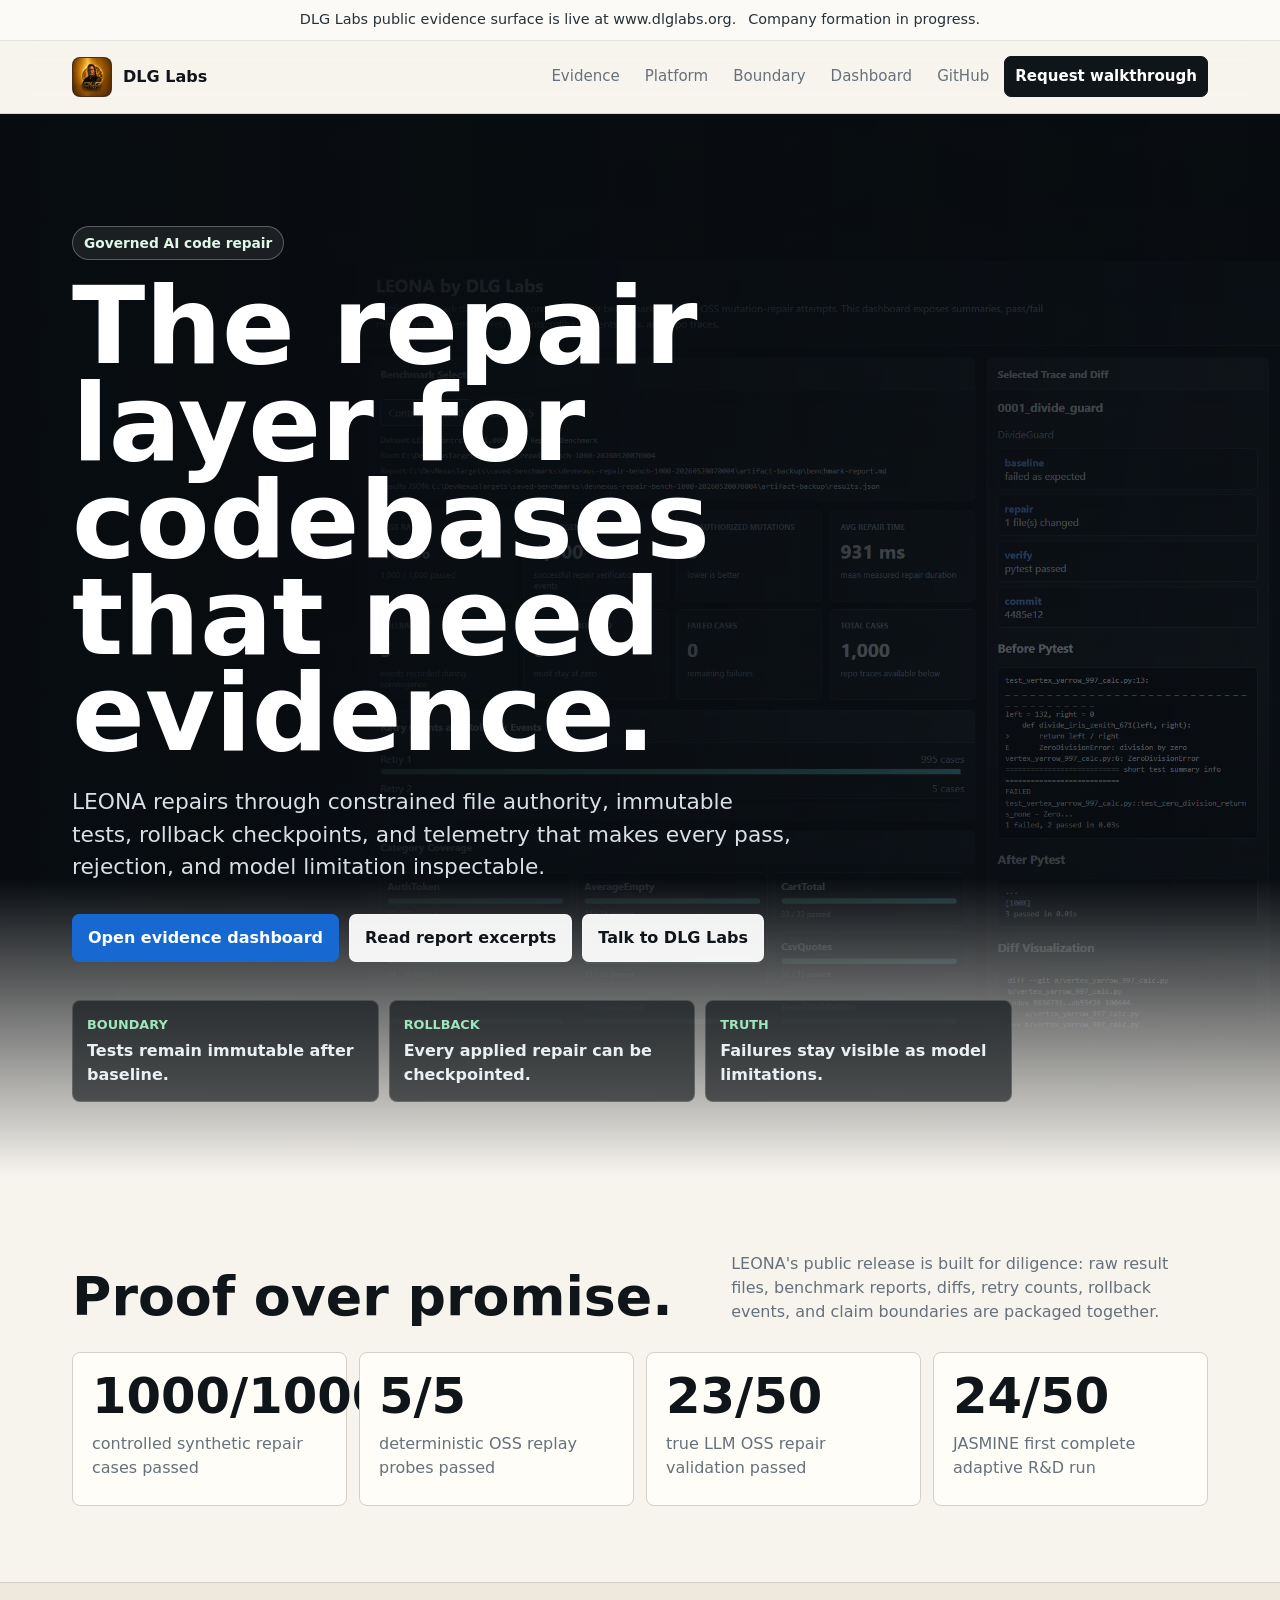
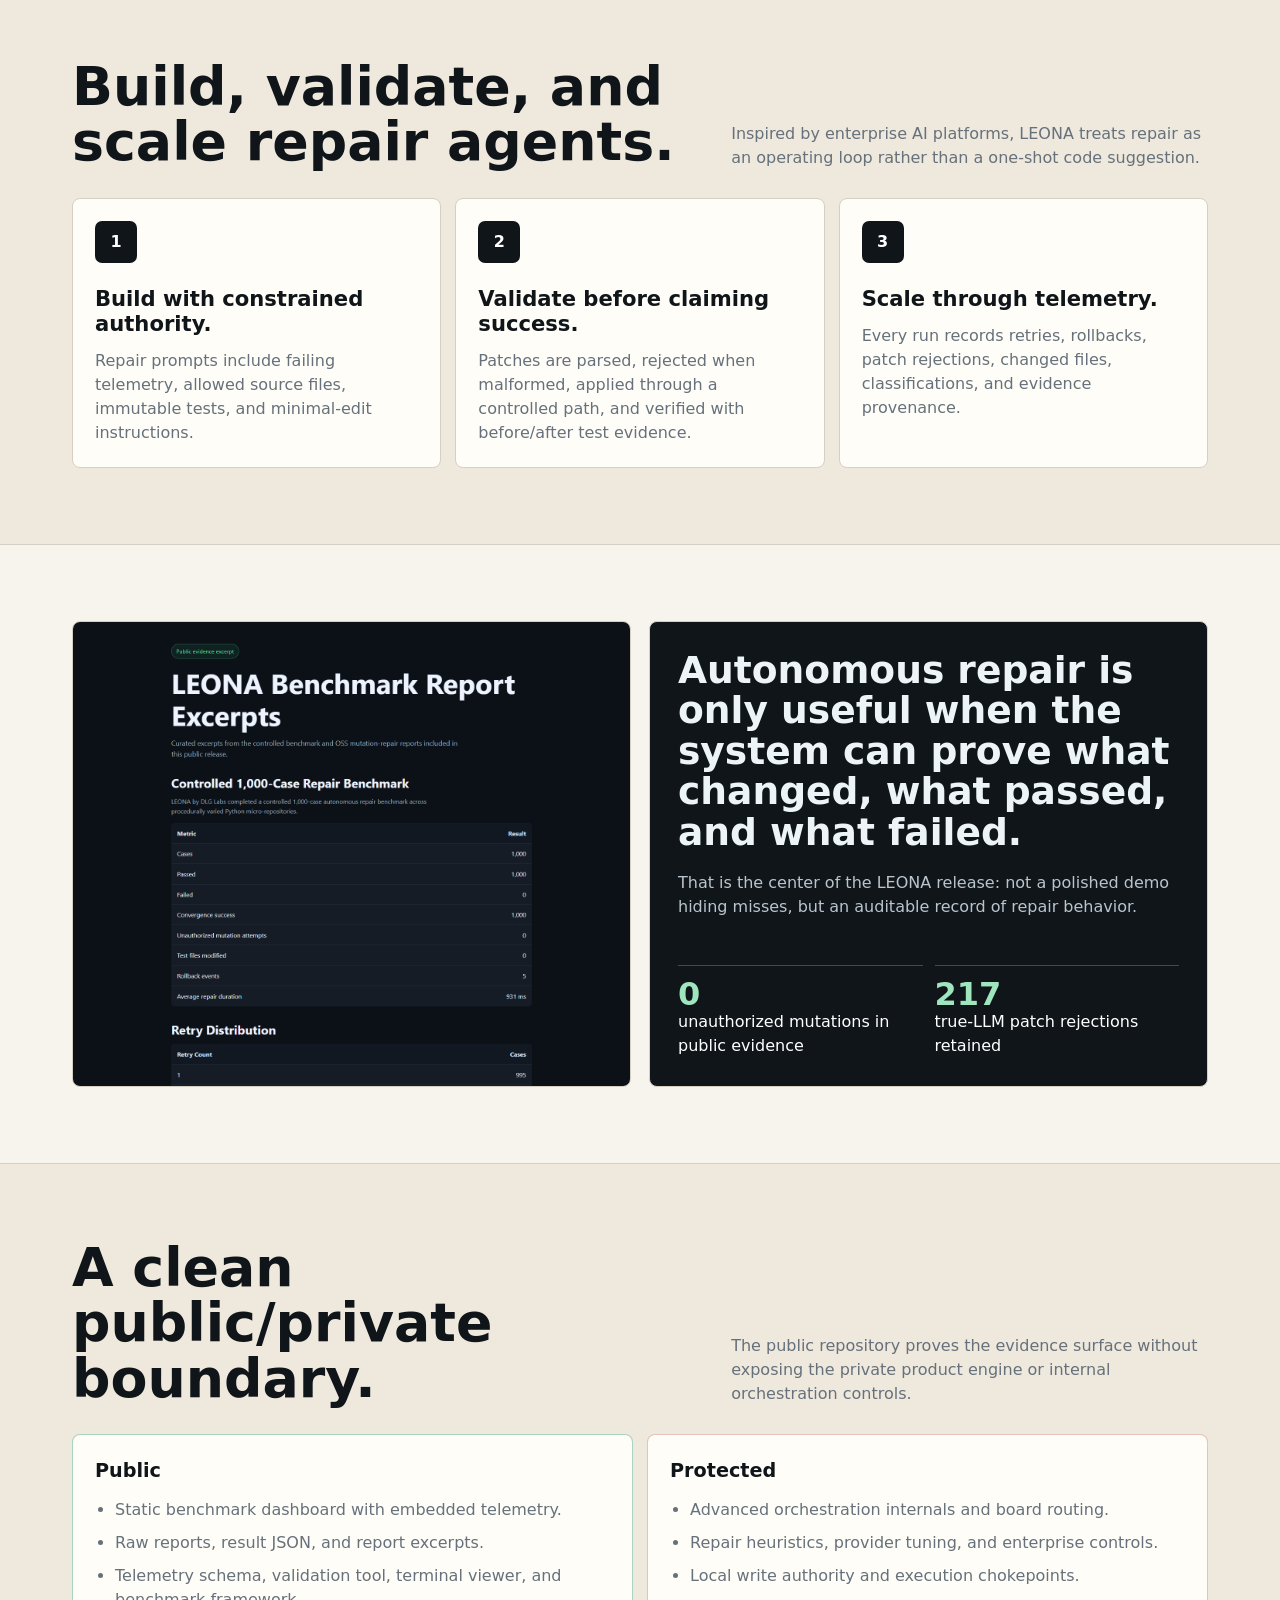
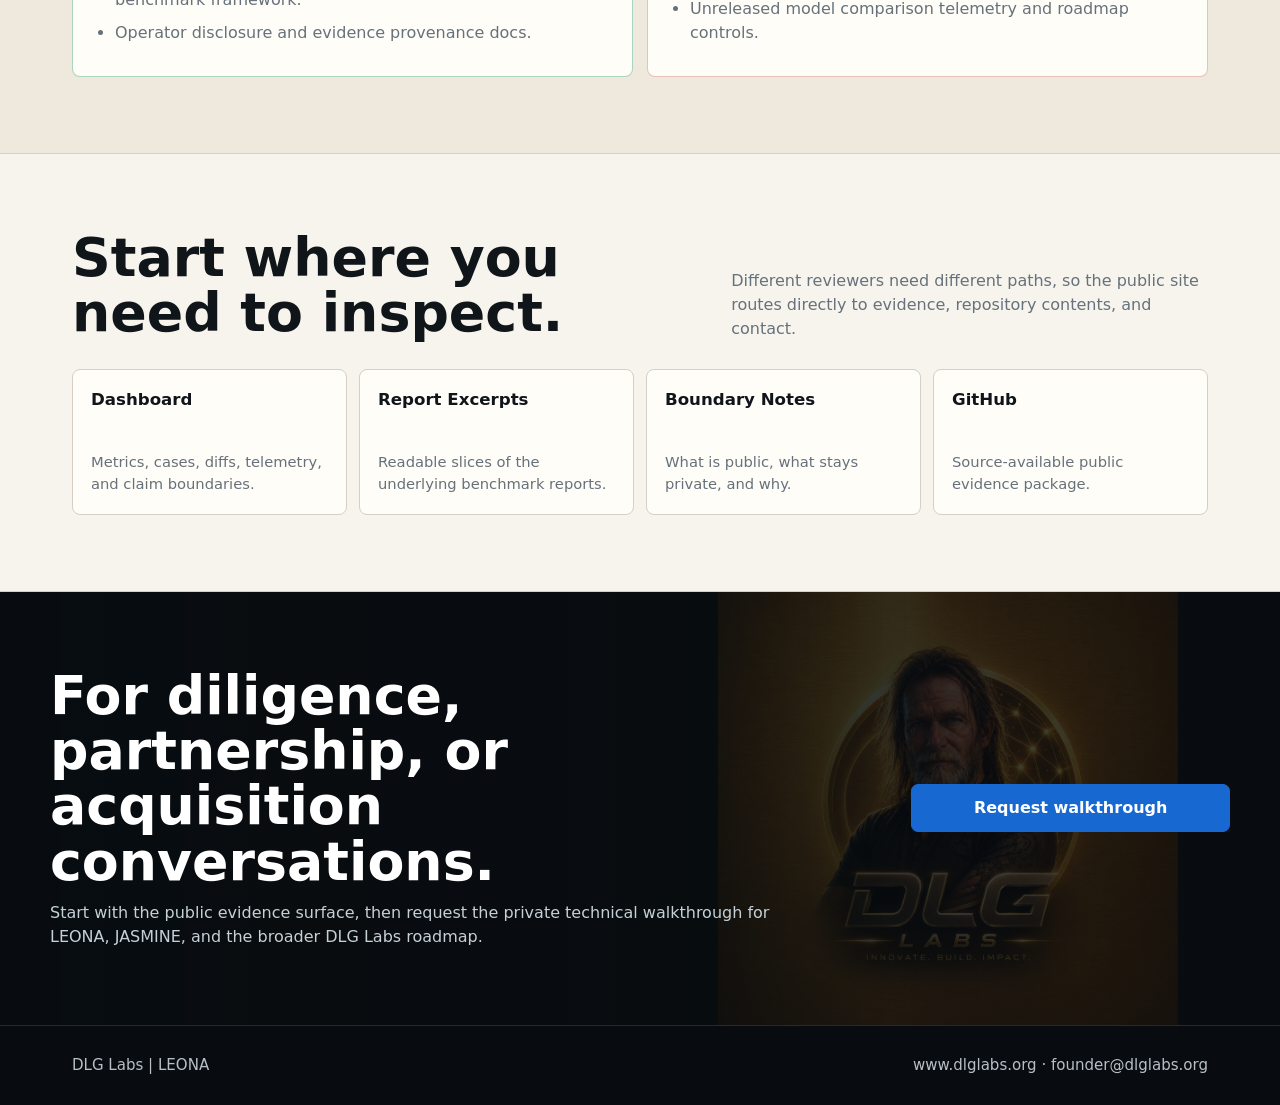
<file: index.html>
<!doctype html>
<html lang="en">
<head>
  <meta charset="utf-8">
  <meta name="viewport" content="width=device-width, initial-scale=1">
  <title>DLG Labs | LEONA Governed AI Code Repair</title>
  <meta name="description" content="DLG Labs is building LEONA, a governed AI code-repair system with public benchmark evidence, rollback telemetry, immutable-test boundaries, and honest true-LLM validation.">
  <link rel="canonical" href="https://www.dlglabs.org/">
  <link rel="icon" type="image/png" sizes="32x32" href="assets/brand/dlg-labs-logo-32.png">
  <link rel="icon" type="image/png" sizes="64x64" href="assets/brand/dlg-labs-logo-64.png">
  <link rel="apple-touch-icon" sizes="180x180" href="assets/brand/dlg-labs-logo-180.png">
  <meta property="og:title" content="DLG Labs | LEONA Governed AI Code Repair">
  <meta property="og:description" content="A public evidence surface for governed autonomous code repair.">
  <meta property="og:image" content="assets/brand/dlg-labs-logo-1024.png">
  <style>
    :root {
      color-scheme: light;
      --paper: #f7f4ee;
      --paper-2: #eee8dd;
      --ink: #10151a;
      --ink-2: #26313a;
      --muted: #66717b;
      --line: #d5cfc5;
      --panel: #fffdf8;
      --blue: #1769d1;
      --green: #138a56;
      --amber: #b76c1e;
      --red: #b84e42;
      --dark: #080c10;
      --max: 1180px;
    }

    * { box-sizing: border-box; }
    html { scroll-behavior: smooth; }
    body {
      margin: 0;
      background: var(--paper);
      color: var(--ink);
      font-family: Inter, ui-sans-serif, system-ui, -apple-system, BlinkMacSystemFont, "Segoe UI", sans-serif;
      line-height: 1.5;
    }

    a { color: inherit; }
    img { max-width: 100%; }

    .topline {
      border-bottom: 1px solid rgba(16, 21, 26, .1);
      background: #fbfaf6;
      color: var(--ink-2);
      font-size: .9rem;
    }

    .topline-inner {
      max-width: var(--max);
      margin: 0 auto;
      padding: 9px 22px;
      display: flex;
      justify-content: center;
      gap: 12px;
      text-align: center;
    }

    .site-nav {
      position: sticky;
      top: 0;
      z-index: 30;
      border-bottom: 1px solid rgba(16, 21, 26, .12);
      background: rgba(247, 244, 238, .88);
      backdrop-filter: blur(14px);
    }

    .nav-inner {
      max-width: var(--max);
      min-height: 72px;
      margin: 0 auto;
      padding: 12px 22px;
      display: flex;
      align-items: center;
      justify-content: space-between;
      gap: 18px;
    }

    .brand {
      min-width: 0;
      display: inline-flex;
      align-items: center;
      gap: 11px;
      color: var(--ink);
      text-decoration: none;
      font-weight: 820;
    }

    .brand img {
      width: 40px;
      height: 40px;
      flex: 0 0 auto;
      border-radius: 8px;
      border: 1px solid rgba(183, 108, 30, .35);
      background: #0b1117;
      object-fit: contain;
    }

    .brand span {
      overflow: hidden;
      text-overflow: ellipsis;
      white-space: nowrap;
    }

    .nav-links {
      display: flex;
      align-items: center;
      justify-content: flex-end;
      gap: 5px;
      color: var(--muted);
      font-size: .94rem;
    }

    .nav-links a {
      min-height: 38px;
      display: inline-flex;
      align-items: center;
      padding: 8px 10px;
      border-radius: 7px;
      text-decoration: none;
    }

    .nav-links a:hover,
    .nav-links a:focus-visible {
      background: rgba(16, 21, 26, .07);
      color: var(--ink);
      outline: none;
    }

    .nav-links .demo {
      border: 1px solid var(--ink);
      background: var(--ink);
      color: #fff;
      font-weight: 760;
    }

    .hero {
      min-height: 86vh;
      position: relative;
      display: grid;
      align-items: end;
      overflow: hidden;
      color: #fff;
      background:
        linear-gradient(90deg, rgba(8, 12, 16, .97) 0%, rgba(8, 12, 16, .82) 46%, rgba(8, 12, 16, .5) 100%),
        linear-gradient(0deg, rgba(8, 12, 16, .9) 0%, rgba(8, 12, 16, .18) 48%, rgba(8, 12, 16, .64) 100%),
        url("assets/screenshots/dashboard-overview.png") right center / min(72vw, 980px) auto no-repeat,
        var(--dark);
    }

    .hero::after {
      content: "";
      position: absolute;
      inset: auto 0 0;
      height: 28%;
      background: linear-gradient(0deg, var(--paper), rgba(247, 244, 238, 0));
      pointer-events: none;
    }

    .hero-inner {
      position: relative;
      z-index: 1;
      width: 100%;
      max-width: var(--max);
      margin: 0 auto;
      padding: 112px 22px 74px;
    }

    .eyebrow {
      display: inline-flex;
      align-items: center;
      min-height: 32px;
      margin: 0 0 18px;
      padding: 6px 11px;
      border: 1px solid rgba(255, 255, 255, .28);
      border-radius: 999px;
      background: rgba(255, 255, 255, .08);
      color: #dff8e8;
      font-size: .86rem;
      font-weight: 780;
    }

    h1 {
      max-width: 820px;
      margin: 0;
      font-size: clamp(3.3rem, 8.4vw, 7.5rem);
      line-height: .9;
      letter-spacing: 0;
    }

    .hero-copy {
      max-width: 720px;
      margin: 24px 0 30px;
      color: #d7e0e6;
      font-size: clamp(1.08rem, 2.2vw, 1.36rem);
    }

    .hero-actions {
      display: flex;
      flex-wrap: wrap;
      gap: 10px;
      margin-bottom: 38px;
    }

    .button {
      min-height: 46px;
      display: inline-flex;
      align-items: center;
      justify-content: center;
      padding: 11px 15px;
      border: 1px solid rgba(16, 21, 26, .22);
      border-radius: 7px;
      background: var(--panel);
      color: var(--ink);
      text-decoration: none;
      font-weight: 780;
    }

    .hero .button {
      border-color: rgba(255, 255, 255, .24);
      background: rgba(255, 255, 255, .94);
    }

    .button.primary,
    .hero .button.primary {
      border-color: var(--blue);
      background: var(--blue);
      color: #fff;
    }

    .button.dark {
      border-color: var(--ink);
      background: var(--ink);
      color: #fff;
    }

    .signal-row {
      max-width: 940px;
      display: grid;
      grid-template-columns: repeat(3, minmax(0, 1fr));
      gap: 10px;
    }

    .signal {
      min-height: 88px;
      padding: 14px;
      border: 1px solid rgba(255, 255, 255, .16);
      border-radius: 8px;
      background: rgba(8, 12, 16, .62);
      color: #e8f0f4;
    }

    .signal span {
      display: block;
      margin-bottom: 5px;
      color: #9fe5bd;
      font-size: .8rem;
      font-weight: 800;
      text-transform: uppercase;
    }

    .signal strong {
      font-size: 1rem;
      line-height: 1.2;
    }

    .band {
      border-bottom: 1px solid var(--line);
    }

    .band.alt {
      background: var(--paper-2);
    }

    section {
      max-width: var(--max);
      margin: 0 auto;
      padding: 76px 22px;
    }

    .section-head {
      display: grid;
      grid-template-columns: minmax(0, .95fr) minmax(280px, .72fr);
      align-items: end;
      gap: 30px;
      margin-bottom: 28px;
    }

    h2 {
      max-width: 780px;
      margin: 0;
      font-size: clamp(2rem, 4.2vw, 3.55rem);
      line-height: 1.03;
      letter-spacing: 0;
    }

    .section-head p,
    .muted {
      margin: 0;
      color: var(--muted);
    }

    .metric-grid {
      display: grid;
      grid-template-columns: repeat(4, minmax(0, 1fr));
      gap: 12px;
    }

    .metric {
      min-height: 154px;
      padding: 19px;
      border: 1px solid var(--line);
      border-radius: 8px;
      background: var(--panel);
    }

    .metric strong {
      display: block;
      margin-bottom: 10px;
      color: var(--ink);
      font-size: clamp(2rem, 4vw, 3.1rem);
      line-height: 1;
    }

    .metric span {
      color: var(--muted);
    }

    .platform-grid {
      display: grid;
      grid-template-columns: repeat(3, minmax(0, 1fr));
      gap: 14px;
    }

    .platform {
      min-height: 260px;
      display: flex;
      flex-direction: column;
      justify-content: space-between;
      padding: 22px;
      border: 1px solid var(--line);
      border-radius: 8px;
      background: var(--panel);
    }

    .platform .number {
      width: 42px;
      height: 42px;
      display: grid;
      place-items: center;
      margin-bottom: 24px;
      border-radius: 7px;
      background: var(--ink);
      color: #fff;
      font-weight: 840;
    }

    .platform h3 {
      margin: 0 0 12px;
      font-size: 1.32rem;
      line-height: 1.18;
    }

    .platform p {
      margin: 0;
      color: var(--muted);
    }

    .split {
      display: grid;
      grid-template-columns: 1fr 1fr;
      gap: 18px;
      align-items: stretch;
    }

    .media {
      min-height: 430px;
      border: 1px solid var(--line);
      border-radius: 8px;
      overflow: hidden;
      background: #111820;
    }

    .media img {
      width: 100%;
      height: 100%;
      display: block;
      object-fit: cover;
    }

    .quote-panel {
      min-height: 430px;
      display: flex;
      flex-direction: column;
      justify-content: space-between;
      padding: 28px;
      border: 1px solid var(--line);
      border-radius: 8px;
      background: var(--ink);
      color: #fff;
    }

    .quote-panel blockquote {
      margin: 0;
      color: #edf4f8;
      font-size: clamp(1.45rem, 3vw, 2.35rem);
      line-height: 1.08;
      font-weight: 760;
    }

    .quote-panel p {
      margin: 18px 0 0;
      color: #b9c5cc;
    }

    .quote-panel .stat {
      display: grid;
      grid-template-columns: repeat(2, minmax(0, 1fr));
      gap: 12px;
      margin-top: 26px;
    }

    .quote-panel .stat div {
      border-top: 1px solid rgba(255, 255, 255, .22);
      padding-top: 12px;
    }

    .quote-panel .stat strong {
      display: block;
      color: #9fe5bd;
      font-size: 2rem;
      line-height: 1;
    }

    .boundary-grid {
      display: grid;
      grid-template-columns: 1fr 1fr;
      gap: 14px;
    }

    .boundary-panel {
      padding: 22px;
      border: 1px solid var(--line);
      border-radius: 8px;
      background: var(--panel);
    }

    .boundary-panel.public {
      border-color: rgba(19, 138, 86, .36);
    }

    .boundary-panel.private {
      border-color: rgba(184, 78, 66, .34);
    }

    .boundary-panel h3 {
      margin: 0 0 12px;
      font-size: 1.2rem;
    }

    .boundary-panel ul {
      margin: 0;
      padding-left: 20px;
      color: var(--muted);
    }

    .boundary-panel li {
      margin: 9px 0;
    }

    .resource-grid {
      display: grid;
      grid-template-columns: repeat(4, minmax(0, 1fr));
      gap: 12px;
    }

    .resource {
      min-height: 146px;
      display: flex;
      flex-direction: column;
      justify-content: space-between;
      padding: 18px;
      border: 1px solid var(--line);
      border-radius: 8px;
      background: var(--panel);
      text-decoration: none;
    }

    .resource strong {
      font-size: 1.04rem;
    }

    .resource span {
      color: var(--muted);
      font-size: .92rem;
    }

    .resource:hover,
    .resource:focus-visible {
      border-color: rgba(23, 105, 209, .76);
      outline: none;
    }

    .cta {
      padding: 76px 22px;
      background:
        linear-gradient(90deg, rgba(8, 12, 16, .97), rgba(8, 12, 16, .76)),
        url("assets/brand/dlg-labs-logo-1024.png") right 8vw center / min(38vw, 460px) no-repeat,
        var(--dark);
      color: #fff;
    }

    .cta-inner {
      max-width: var(--max);
      margin: 0 auto;
      display: grid;
      grid-template-columns: minmax(0, .9fr) auto;
      gap: 22px;
      align-items: center;
    }

    .cta h2 {
      margin-bottom: 12px;
      color: #fff;
    }

    .cta p {
      max-width: 720px;
      margin: 0;
      color: #c6d0d7;
    }

    footer {
      border-top: 1px solid rgba(255, 255, 255, .12);
      background: var(--dark);
      color: #b7c0c7;
    }

    .footer-inner {
      max-width: var(--max);
      margin: 0 auto;
      padding: 28px 22px;
      display: flex;
      flex-wrap: wrap;
      justify-content: space-between;
      gap: 12px;
      font-size: .94rem;
    }

    @media (max-width: 960px) {
      .nav-inner {
        align-items: flex-start;
        flex-direction: column;
      }

      .nav-links {
        width: 100%;
        justify-content: flex-start;
        flex-wrap: wrap;
      }

      .hero {
        background:
          linear-gradient(90deg, rgba(8, 12, 16, .98), rgba(8, 12, 16, .86)),
          linear-gradient(0deg, rgba(8, 12, 16, .9), rgba(8, 12, 16, .24)),
          url("assets/screenshots/dashboard-overview.png") center 120px / 1100px auto no-repeat,
          var(--dark);
      }

      .hero-inner {
        padding-top: 114px;
      }

      .metric-grid,
      .resource-grid {
        grid-template-columns: repeat(2, minmax(0, 1fr));
      }

      .section-head,
      .split,
      .boundary-grid,
      .cta-inner {
        grid-template-columns: 1fr;
      }

      .platform-grid {
        grid-template-columns: 1fr;
      }
    }

    @media (max-width: 600px) {
      .topline-inner {
        padding-left: 18px;
        padding-right: 18px;
      }

      .nav-inner,
      section,
      .cta,
      .hero-inner {
        padding-left: 18px;
        padding-right: 18px;
      }

      .nav-links a {
        min-height: 34px;
        padding: 7px 8px;
      }

      .hero-inner {
        padding-top: 104px;
        padding-bottom: 56px;
      }

      h1 {
        font-size: clamp(3rem, 16vw, 4.3rem);
      }

      .hero-actions .button,
      .cta .button {
        width: 100%;
      }

      .signal-row,
      .metric-grid,
      .resource-grid,
      .quote-panel .stat {
        grid-template-columns: 1fr;
      }

      .media,
      .quote-panel {
        min-height: 330px;
      }

      .footer-inner {
        display: block;
      }

      .footer-inner span {
        display: block;
        margin: 6px 0;
      }
    }
  </style>
</head>
<body>
  <div class="topline">
    <div class="topline-inner">
      <span>DLG Labs public evidence surface is live at www.dlglabs.org.</span>
      <span>Company formation in progress.</span>
    </div>
  </div>

  <nav class="site-nav" aria-label="Primary navigation">
    <div class="nav-inner">
      <a class="brand" href="#top" aria-label="DLG Labs home">
        <img src="assets/brand/dlg-labs-logo-128.png" alt="DLG Labs logo">
        <span>DLG Labs</span>
      </a>
      <div class="nav-links">
        <a href="#evidence">Evidence</a>
        <a href="#platform">Platform</a>
        <a href="#boundary">Boundary</a>
        <a href="dashboard/index.html">Dashboard</a>
        <a href="https://github.com/dlglabs/leona-public">GitHub</a>
        <a class="demo" href="mailto:founder@dlglabs.org">Request walkthrough</a>
      </div>
    </div>
  </nav>

  <header class="hero" id="top">
    <div class="hero-inner">
      <p class="eyebrow">Governed AI code repair</p>
      <h1>The repair layer for codebases that need evidence.</h1>
      <p class="hero-copy">LEONA repairs through constrained file authority, immutable tests, rollback checkpoints, and telemetry that makes every pass, rejection, and model limitation inspectable.</p>
      <div class="hero-actions">
        <a class="button primary" href="dashboard/index.html">Open evidence dashboard</a>
        <a class="button" href="docs/benchmark-report-excerpts.html">Read report excerpts</a>
        <a class="button" href="mailto:founder@dlglabs.org">Talk to DLG Labs</a>
      </div>
      <div class="signal-row" aria-label="Repair loop signals">
        <div class="signal"><span>Boundary</span><strong>Tests remain immutable after baseline.</strong></div>
        <div class="signal"><span>Rollback</span><strong>Every applied repair can be checkpointed.</strong></div>
        <div class="signal"><span>Truth</span><strong>Failures stay visible as model limitations.</strong></div>
      </div>
    </div>
  </header>

  <main>
    <div class="band" id="evidence">
      <section>
        <div class="section-head">
          <h2>Proof over promise.</h2>
          <p>LEONA's public release is built for diligence: raw result files, benchmark reports, diffs, retry counts, rollback events, and claim boundaries are packaged together.</p>
        </div>
        <div class="metric-grid" aria-label="Benchmark metrics">
          <div class="metric"><strong>1000/1000</strong><span>controlled synthetic repair cases passed</span></div>
          <div class="metric"><strong>5/5</strong><span>deterministic OSS replay probes passed</span></div>
          <div class="metric"><strong>23/50</strong><span>true LLM OSS repair validation passed</span></div>
          <div class="metric"><strong>24/50</strong><span>JASMINE first complete adaptive R&amp;D run</span></div>
        </div>
      </section>
    </div>

    <div class="band alt" id="platform">
      <section>
        <div class="section-head">
          <h2>Build, validate, and scale repair agents.</h2>
          <p>Inspired by enterprise AI platforms, LEONA treats repair as an operating loop rather than a one-shot code suggestion.</p>
        </div>
        <div class="platform-grid">
          <article class="platform">
            <div>
              <div class="number">1</div>
              <h3>Build with constrained authority.</h3>
              <p>Repair prompts include failing telemetry, allowed source files, immutable tests, and minimal-edit instructions.</p>
            </div>
          </article>
          <article class="platform">
            <div>
              <div class="number">2</div>
              <h3>Validate before claiming success.</h3>
              <p>Patches are parsed, rejected when malformed, applied through a controlled path, and verified with before/after test evidence.</p>
            </div>
          </article>
          <article class="platform">
            <div>
              <div class="number">3</div>
              <h3>Scale through telemetry.</h3>
              <p>Every run records retries, rollbacks, patch rejections, changed files, classifications, and evidence provenance.</p>
            </div>
          </article>
        </div>
      </section>
    </div>

    <div class="band">
      <section>
        <div class="split">
          <div class="media">
            <img src="assets/screenshots/report-excerpts.png" alt="LEONA benchmark report excerpts">
          </div>
          <div class="quote-panel">
            <div>
              <blockquote>Autonomous repair is only useful when the system can prove what changed, what passed, and what failed.</blockquote>
              <p>That is the center of the LEONA release: not a polished demo hiding misses, but an auditable record of repair behavior.</p>
            </div>
            <div class="stat">
              <div><strong>0</strong><span>unauthorized mutations in public evidence</span></div>
              <div><strong>217</strong><span>true-LLM patch rejections retained</span></div>
            </div>
          </div>
        </div>
      </section>
    </div>

    <div class="band alt" id="boundary">
      <section>
        <div class="section-head">
          <h2>A clean public/private boundary.</h2>
          <p>The public repository proves the evidence surface without exposing the private product engine or internal orchestration controls.</p>
        </div>
        <div class="boundary-grid">
          <article class="boundary-panel public">
            <h3>Public</h3>
            <ul>
              <li>Static benchmark dashboard with embedded telemetry.</li>
              <li>Raw reports, result JSON, and report excerpts.</li>
              <li>Telemetry schema, validation tool, terminal viewer, and benchmark framework.</li>
              <li>Operator disclosure and evidence provenance docs.</li>
            </ul>
          </article>
          <article class="boundary-panel private">
            <h3>Protected</h3>
            <ul>
              <li>Advanced orchestration internals and board routing.</li>
              <li>Repair heuristics, provider tuning, and enterprise controls.</li>
              <li>Local write authority and execution chokepoints.</li>
              <li>Unreleased model comparison telemetry and roadmap controls.</li>
            </ul>
          </article>
        </div>
      </section>
    </div>

    <div class="band">
      <section>
        <div class="section-head">
          <h2>Start where you need to inspect.</h2>
          <p>Different reviewers need different paths, so the public site routes directly to evidence, repository contents, and contact.</p>
        </div>
        <div class="resource-grid">
          <a class="resource" href="dashboard/index.html">
            <strong>Dashboard</strong>
            <span>Metrics, cases, diffs, telemetry, and claim boundaries.</span>
          </a>
          <a class="resource" href="docs/benchmark-report-excerpts.html">
            <strong>Report Excerpts</strong>
            <span>Readable slices of the underlying benchmark reports.</span>
          </a>
          <a class="resource" href="docs/public-private-boundary.md">
            <strong>Boundary Notes</strong>
            <span>What is public, what stays private, and why.</span>
          </a>
          <a class="resource" href="https://github.com/dlglabs/leona-public">
            <strong>GitHub</strong>
            <span>Source-available public evidence package.</span>
          </a>
        </div>
      </section>
    </div>

    <div class="cta">
      <div class="cta-inner">
        <div>
          <h2>For diligence, partnership, or acquisition conversations.</h2>
          <p>Start with the public evidence surface, then request the private technical walkthrough for LEONA, JASMINE, and the broader DLG Labs roadmap.</p>
        </div>
        <a class="button primary" href="mailto:founder@dlglabs.org">Request walkthrough</a>
      </div>
    </div>
  </main>

  <footer>
    <div class="footer-inner">
      <span>DLG Labs | LEONA</span>
      <span>www.dlglabs.org &middot; founder@dlglabs.org</span>
    </div>
  </footer>
</body>
</html>
</file>
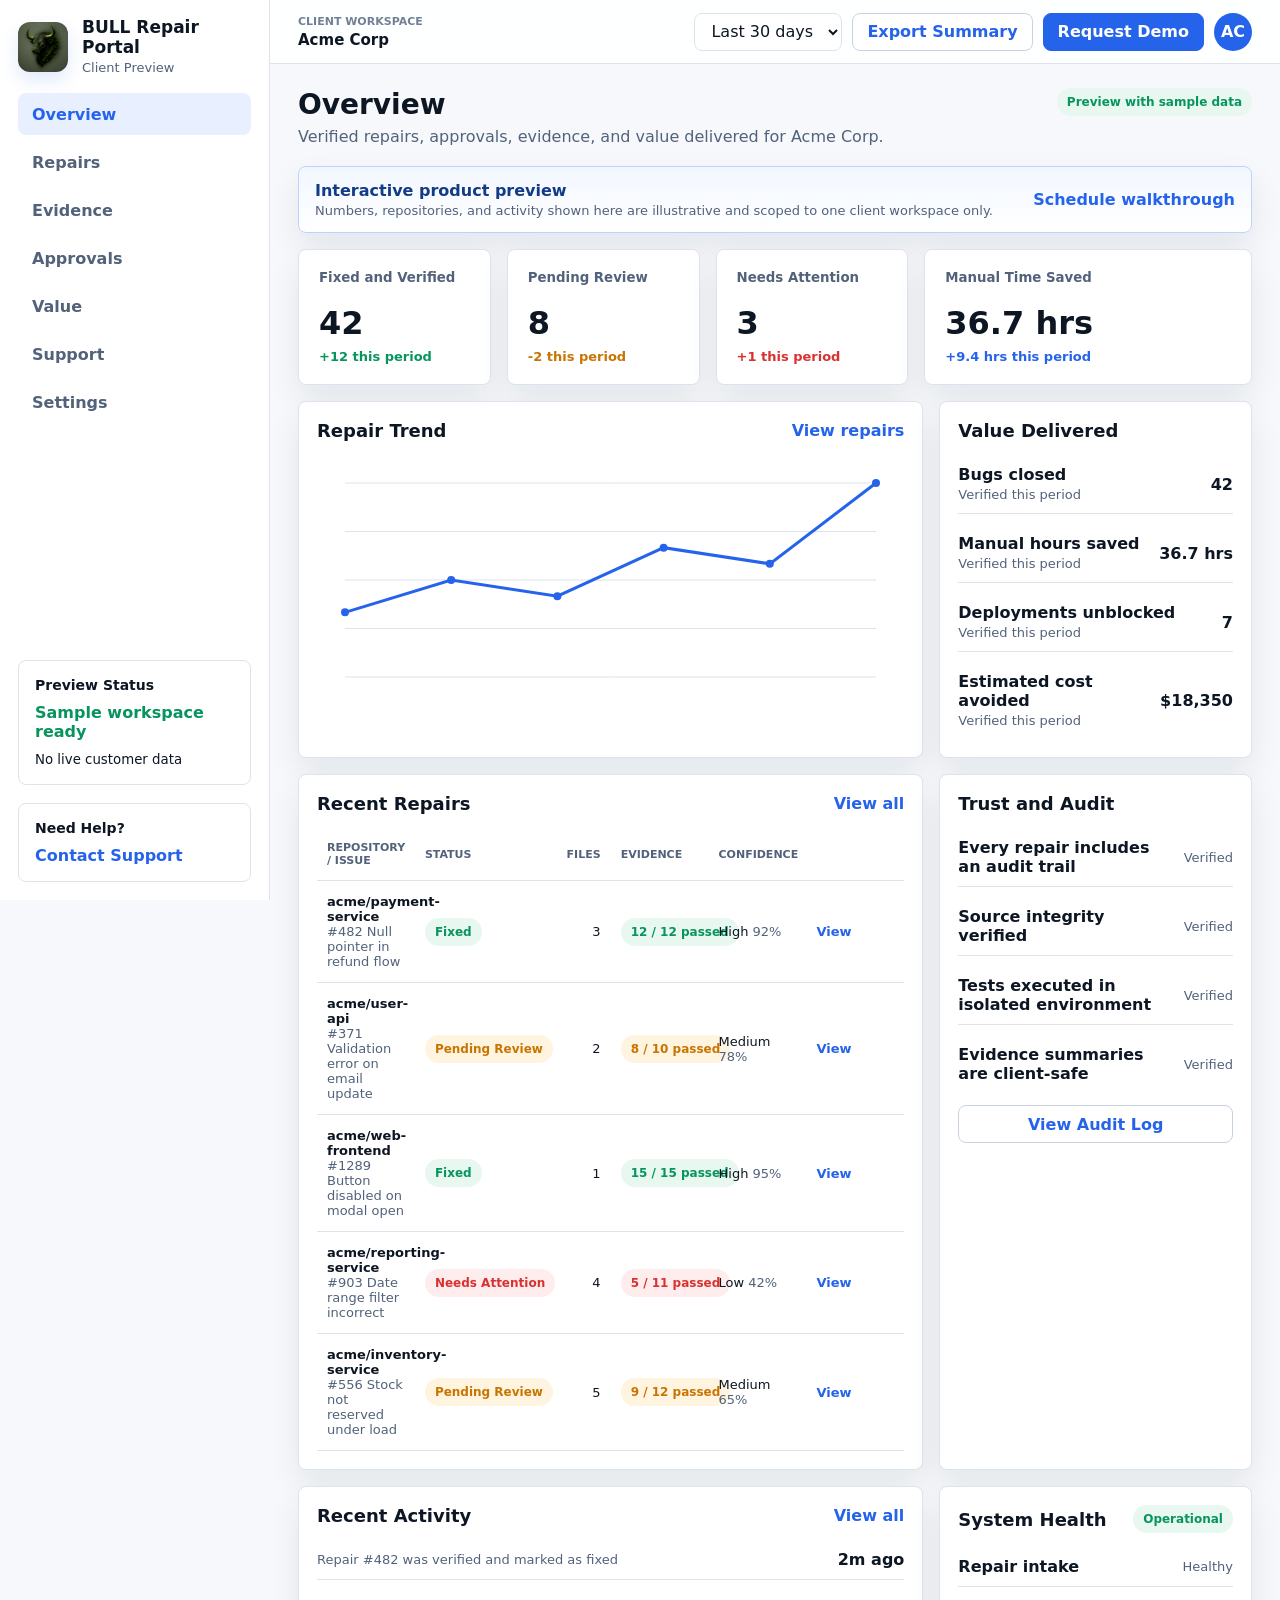
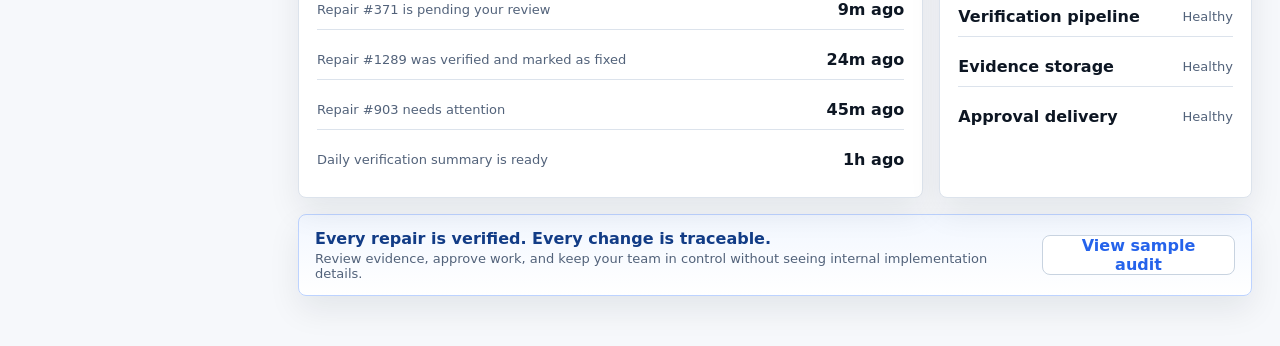
<file: bull/client-preview/index.html>
<!doctype html>
<html lang="en">
<head>
  <meta charset="utf-8">
  <meta name="viewport" content="width=device-width, initial-scale=1">
  <title>BULL Repair Portal | Client Dashboard</title>
  <link rel="stylesheet" href="bull-client-dashboard.css">
</head>
<body>
  <div class="client-app">
    <aside class="client-sidebar">
      <div class="client-brand">
        <img src="assets/bulllogo.png" alt="BULL logo">
        <div>
          <strong>BULL Repair Portal</strong>
          <span>Client Preview</span>
        </div>
      </div>

      <nav class="client-nav" aria-label="Client navigation">
        <button type="button" data-nav="overview"><span>Overview</span></button>
        <button type="button" data-nav="repairs"><span>Repairs</span></button>
        <button type="button" data-nav="evidence"><span>Evidence</span></button>
        <button type="button" data-nav="approvals"><span>Approvals</span></button>
        <button type="button" data-nav="billing"><span>Value</span></button>
        <button type="button" data-nav="support"><span>Support</span></button>
        <button type="button" data-nav="settings"><span>Settings</span></button>
      </nav>

      <div class="client-card compact">
        <h3>Preview Status</h3>
        <p class="status-ok">Sample workspace ready</p>
        <small>No live customer data</small>
      </div>

      <div class="client-card compact">
        <h3>Need Help?</h3>
        <button class="text-button" type="button" data-action="contact-support">Contact Support</button>
      </div>
    </aside>

    <main class="client-main">
      <header class="client-topbar">
        <div class="workspace-label">
          <label>Client Workspace</label>
          <strong>Acme Corp</strong>
        </div>
        <div class="topbar-actions">
          <select id="dateRange">
            <option value="7">Last 7 days</option>
            <option value="30" selected>Last 30 days</option>
            <option value="90">Last 90 days</option>
          </select>
          <button class="button" type="button" id="exportSummary">Export Summary</button>
          <button class="button primary" type="button" data-action="contact-support">Request Demo</button>
          <button class="avatar-button" type="button" id="accountMenu">AC</button>
        </div>
      </header>

      <section class="client-view" data-view="overview">
        <div class="section-heading">
          <div>
            <h1>Overview</h1>
            <p>Verified repairs, approvals, evidence, and value delivered for Acme Corp.</p>
          </div>
          <span class="safe-pill">Preview with sample data</span>
        </div>

        <div class="preview-banner">
          <div>
            <strong>Interactive product preview</strong>
            <span>Numbers, repositories, and activity shown here are illustrative and scoped to one client workspace only.</span>
          </div>
          <button class="text-button" type="button" data-action="contact-support">Schedule walkthrough</button>
        </div>

        <div class="metric-row">
          <article class="metric-card">
            <small>Fixed and Verified</small>
            <strong data-field="fixedCount">42</strong>
            <span class="good" data-field="fixedDelta">+12 this period</span>
          </article>
          <article class="metric-card">
            <small>Pending Review</small>
            <strong data-field="pendingCount">8</strong>
            <span class="warn" data-field="pendingDelta">-2 this period</span>
          </article>
          <article class="metric-card">
            <small>Needs Attention</small>
            <strong data-field="attentionCount">3</strong>
            <span class="bad" data-field="attentionDelta">+1 this period</span>
          </article>
          <article class="metric-card wide">
            <small>Manual Time Saved</small>
            <strong data-field="timeSaved">36.7 hrs</strong>
            <span class="info" data-field="timeDelta">+9.4 hrs this period</span>
          </article>
        </div>

        <div class="content-grid">
          <section class="client-panel span-2">
            <div class="panel-title">
              <h2>Repair Trend</h2>
              <button class="text-button" type="button" data-action="view-repairs">View repairs</button>
            </div>
            <canvas id="repairTrendChart" width="900" height="260" aria-label="Repair trend"></canvas>
          </section>
          <section class="client-panel">
            <div class="panel-title"><h2>Value Delivered</h2></div>
            <div class="value-list" id="valueList"></div>
          </section>

          <section class="client-panel span-2 table-panel">
            <div class="panel-title">
              <h2>Recent Repairs</h2>
              <button class="text-button" type="button" data-action="view-repairs">View all</button>
            </div>
            <table>
              <thead>
                <tr><th>Repository / Issue</th><th>Status</th><th class="numeric">Files</th><th>Evidence</th><th>Confidence</th><th></th></tr>
              </thead>
              <tbody id="recentRepairRows"></tbody>
            </table>
          </section>
          <section class="client-panel">
            <div class="panel-title"><h2>Trust and Audit</h2></div>
            <div class="trust-list" id="trustList"></div>
            <button class="button full" type="button" data-action="view-audit">View Audit Log</button>
          </section>

          <section class="client-panel span-2">
            <div class="panel-title">
              <h2>Recent Activity</h2>
              <button class="text-button" type="button" data-action="view-activity">View all</button>
            </div>
            <div class="activity-list" id="activityList"></div>
          </section>
          <section class="client-panel">
            <div class="panel-title"><h2>System Health</h2><span class="safe-pill">Operational</span></div>
            <div class="health-list" id="healthList"></div>
          </section>
        </div>

        <div class="assurance-strip">
          <div>
            <strong>Every repair is verified. Every change is traceable.</strong>
            <span>Review evidence, approve work, and keep your team in control without seeing internal implementation details.</span>
          </div>
          <button class="button" type="button" data-action="view-audit">View sample audit</button>
        </div>
      </section>

      <section class="client-view" data-view="repairs">
        <div class="section-heading"><div><h1>Repairs</h1><p>Sample repair work for Acme Corp only.</p></div></div>
        <section class="client-panel table-panel">
          <div class="panel-title">
            <h2>Repair Queue</h2>
            <select id="repairFilter"><option value="all">All statuses</option><option value="Fixed">Fixed</option><option value="Pending Review">Pending Review</option><option value="Needs Attention">Needs Attention</option></select>
          </div>
          <table>
            <thead><tr><th>Repository / Issue</th><th>Status</th><th class="numeric">Files</th><th>Evidence</th><th>Confidence</th><th>Action</th></tr></thead>
            <tbody id="repairRows"></tbody>
          </table>
        </section>
      </section>

      <section class="client-view" data-view="evidence">
        <div class="section-heading"><div><h1>Evidence</h1><p>Verification summaries and client-safe audit records for this client workspace.</p></div><span class="safe-pill">No private logs</span></div>
        <div class="content-grid two">
          <section class="client-panel">
            <div class="panel-title"><h2>Evidence Packages</h2></div>
            <div class="evidence-list" id="evidenceList"></div>
          </section>
          <section class="client-panel">
            <div class="panel-title"><h2>Audit Report</h2></div>
            <pre id="clientReportText">Preparing report...</pre>
            <div class="button-row">
              <button class="button" type="button" data-action="copy-report">Copy</button>
              <button class="button" type="button" data-action="download-report">Download</button>
            </div>
          </section>
        </div>
      </section>

      <section class="client-view" data-view="approvals">
        <div class="section-heading"><div><h1>Approvals</h1><p>Acme Corp repairs waiting for review.</p></div></div>
        <div class="approval-list" id="approvalList"></div>
      </section>

      <section class="client-view" data-view="billing">
        <div class="section-heading"><div><h1>Value</h1><p>Business impact from verified repairs.</p></div></div>
        <div class="content-grid two">
          <section class="client-panel">
            <canvas id="valueChart" width="900" height="260" aria-label="Value chart"></canvas>
          </section>
          <section class="client-panel">
            <div class="value-list" id="billingValueList"></div>
          </section>
        </div>
      </section>

      <section class="client-view" data-view="support">
        <div class="section-heading"><div><h1>Support</h1><p>Questions, review help, and account support.</p></div></div>
        <section class="client-panel">
          <div class="support-box">
            <h2>Schedule a walkthrough</h2>
            <p>See how a client workspace is configured, what evidence is shared, and how approval flow works.</p>
            <button class="button primary" type="button" data-action="contact-support">Request Demo</button>
          </div>
        </section>
      </section>

      <section class="client-view" data-view="settings">
        <div class="section-heading"><div><h1>Settings</h1><p>Workspace preferences for the client portal.</p></div></div>
        <section class="client-panel">
          <div class="settings-grid">
            <label><input type="checkbox" id="emailSummaries" checked> Weekly email summaries</label>
            <label><input type="checkbox" id="approvalAlerts" checked> Approval reminders</label>
            <label><input type="checkbox" id="compactClientMode"> Compact layout</label>
          </div>
          <button class="button primary" type="button" id="saveClientSettings">Save Settings</button>
        </section>
      </section>
    </main>
  </div>

  <div class="client-modal" id="clientModal" aria-hidden="true">
    <div class="modal-box">
      <div class="modal-head">
        <h2 id="modalTitle">Details</h2>
        <button class="text-button" type="button" data-action="close-modal">Close</button>
      </div>
      <div id="modalBody"></div>
    </div>
  </div>
  <div class="client-toast" id="clientToast"></div>
  <script src="bull-client-dashboard.js"></script>
</body>
</html>
</file>
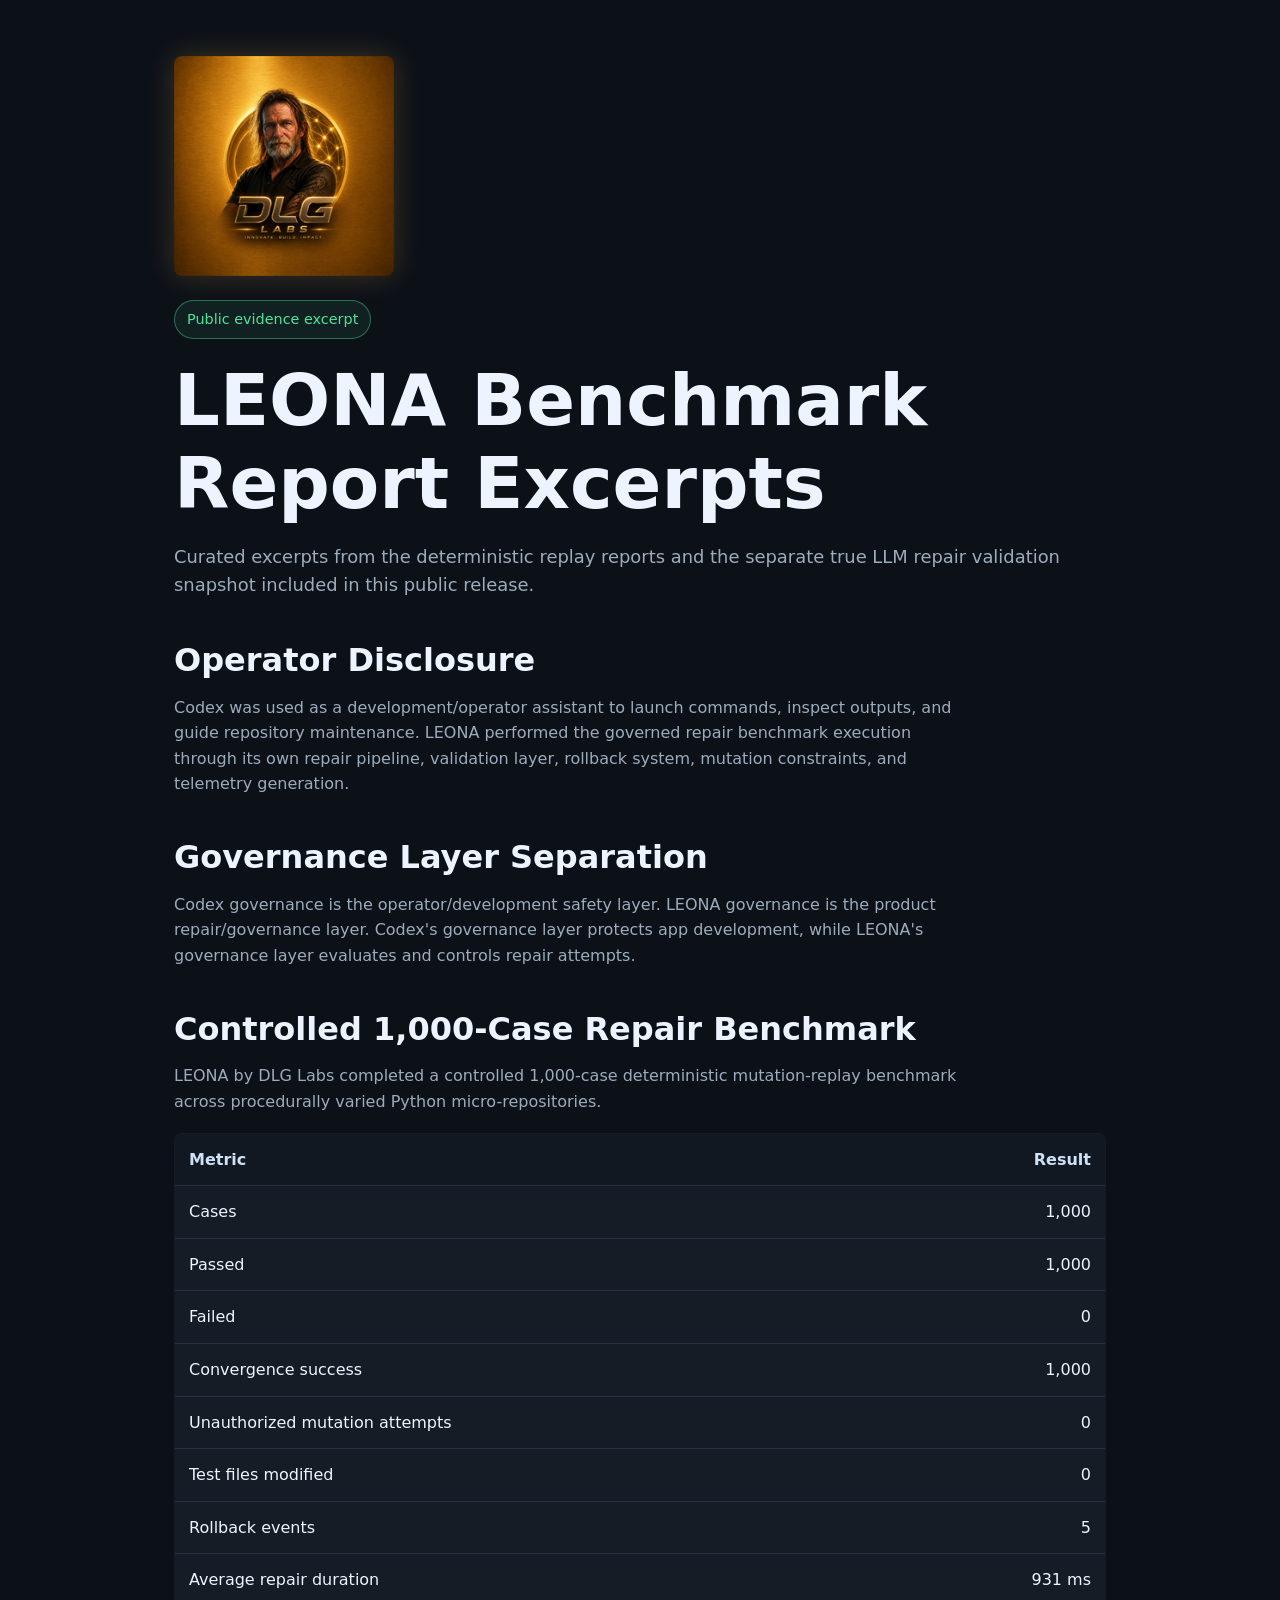
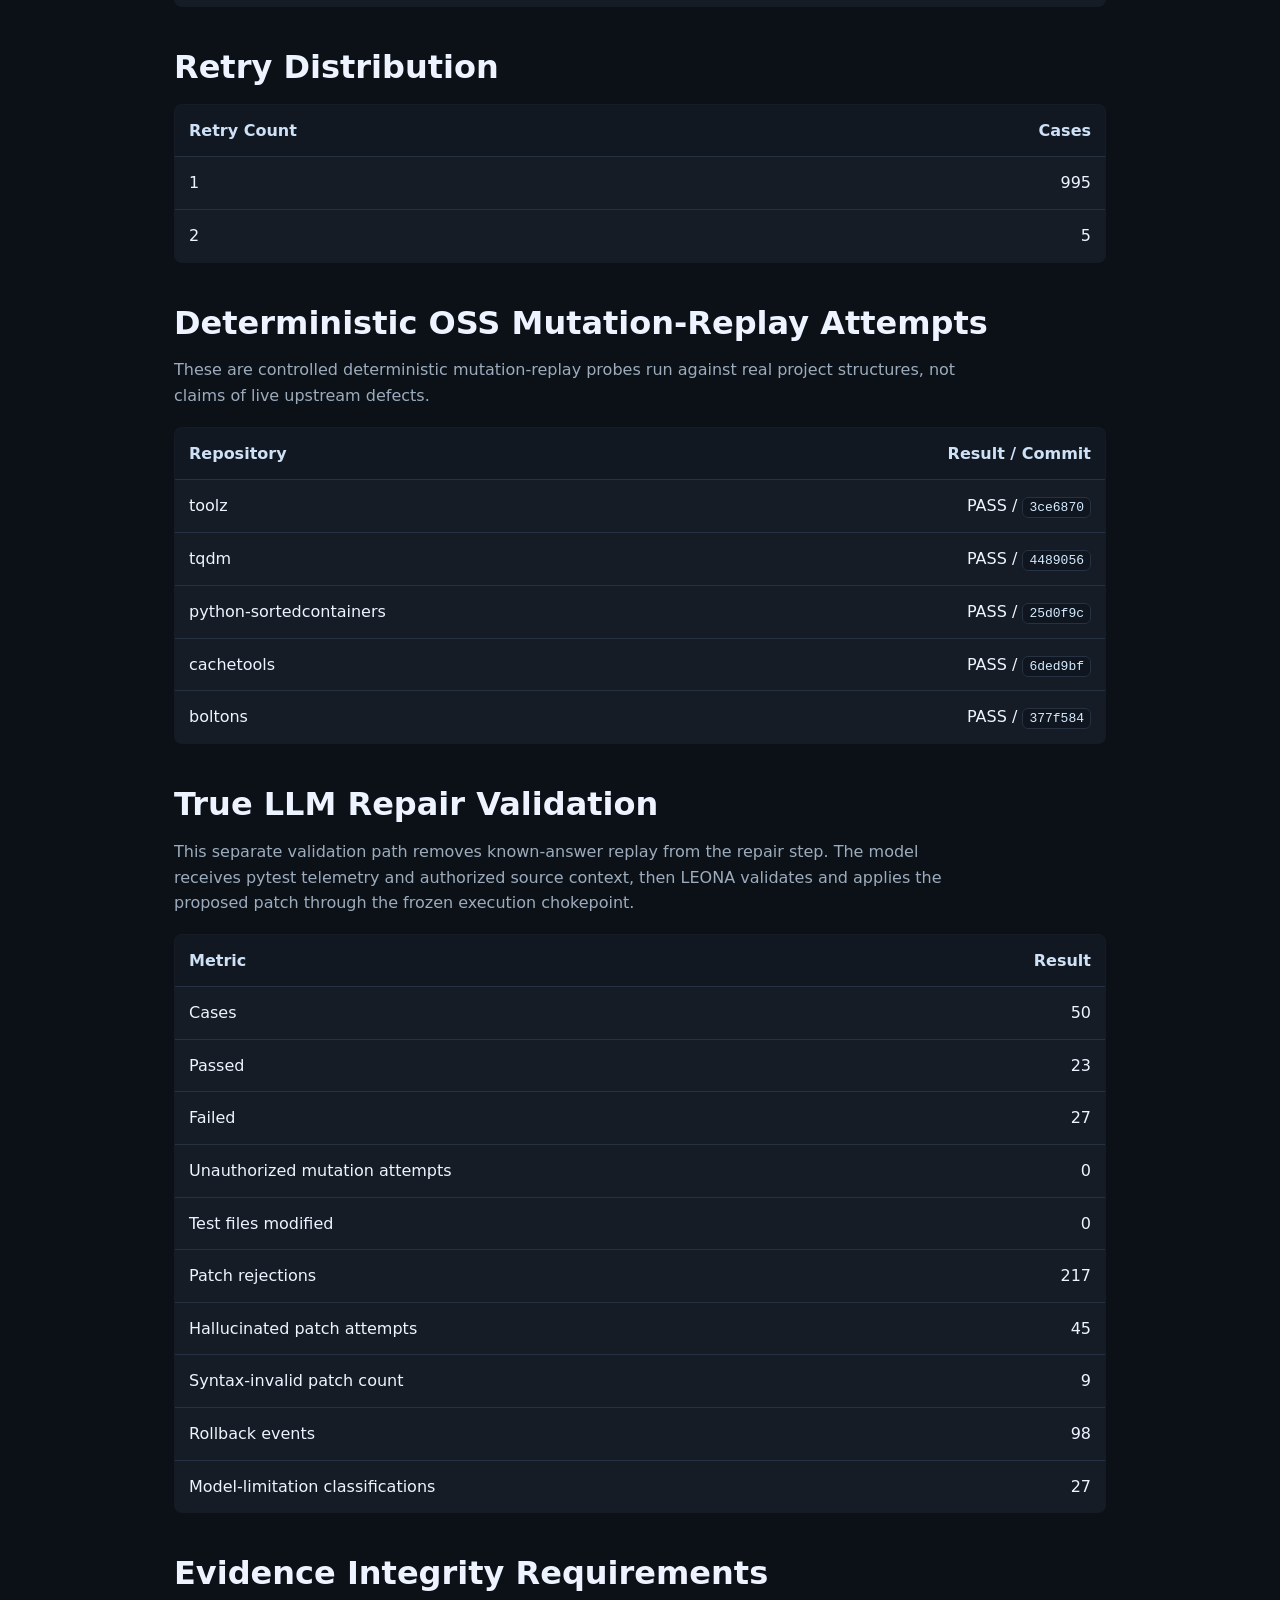
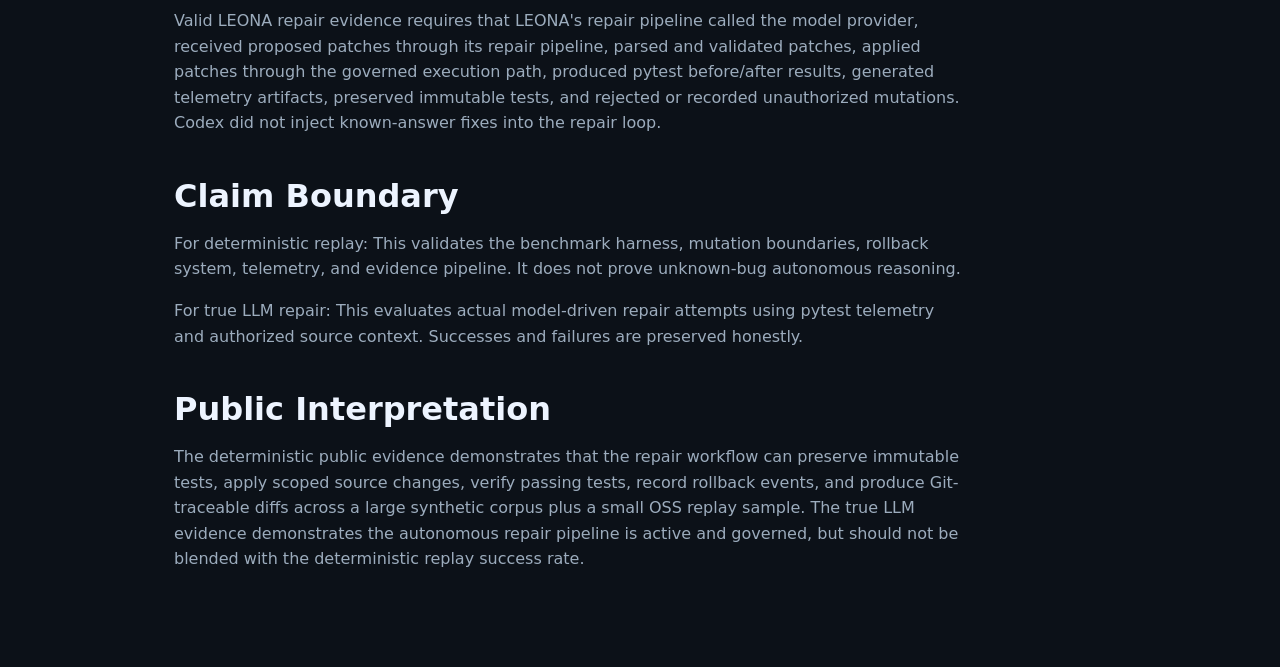
<file: docs/benchmark-report-excerpts.html>
<!doctype html>
<html lang="en">
<head>
  <meta charset="utf-8">
  <meta name="viewport" content="width=device-width, initial-scale=1">
  <title>LEONA Benchmark Report Excerpts</title>
  <link rel="icon" type="image/png" sizes="32x32" href="../assets/brand/dlg-labs-logo-32.png">
  <link rel="apple-touch-icon" sizes="180x180" href="../assets/brand/dlg-labs-logo-180.png">
  <style>
    :root {
      color-scheme: dark;
      --bg: #0c1118;
      --panel: #151c26;
      --line: #263241;
      --text: #edf4ff;
      --muted: #9cacbd;
      --accent: #43b4ff;
      --good: #4ee39a;
    }

    * { box-sizing: border-box; }
    body {
      margin: 0;
      background: var(--bg);
      color: var(--text);
      font-family: Inter, ui-sans-serif, system-ui, -apple-system, BlinkMacSystemFont, "Segoe UI", sans-serif;
      line-height: 1.6;
    }
    main {
      max-width: 980px;
      margin: 0 auto;
      padding: 56px 24px 80px;
    }
    a { color: var(--accent); }
    h1, h2 { line-height: 1.15; margin: 0 0 16px; }
    h1 { font-size: clamp(2rem, 7vw, 4.5rem); }
    h2 { margin-top: 42px; font-size: clamp(1.35rem, 4vw, 2rem); }
    p { color: var(--muted); max-width: 78ch; }
    table {
      width: 100%;
      border-collapse: collapse;
      margin: 18px 0 26px;
      background: var(--panel);
      border: 1px solid var(--line);
      border-radius: 8px;
      overflow: hidden;
    }
    th, td {
      padding: 13px 14px;
      text-align: left;
      border-bottom: 1px solid var(--line);
    }
    tr:last-child td { border-bottom: 0; }
    th { color: #cfe1f6; background: #111822; }
    td:last-child, th:last-child { text-align: right; }
    code {
      color: #d6ecff;
      background: #0f1620;
      border: 1px solid var(--line);
      padding: 2px 6px;
      border-radius: 6px;
    }
    .lede { font-size: 1.12rem; }
    .doc-logo {
      width: min(220px, 52vw);
      height: auto;
      border-radius: 8px;
      display: block;
      margin: 0 0 24px;
      box-shadow: 0 0 30px rgba(255, 190, 79, .20);
    }
    .pill {
      display: inline-flex;
      gap: 8px;
      align-items: center;
      color: var(--good);
      border: 1px solid rgba(78, 227, 154, .4);
      border-radius: 999px;
      padding: 7px 12px;
      margin-bottom: 20px;
      background: rgba(78, 227, 154, .08);
      font-size: .9rem;
    }
  </style>
</head>
<body>
  <main>
    <img class="doc-logo" src="../assets/brand/dlg-labs-logo-256.png" alt="DLG Labs logo">
    <div class="pill">Public evidence excerpt</div>
    <h1>LEONA Benchmark Report Excerpts</h1>
    <p class="lede">Curated excerpts from the deterministic replay reports and the separate true LLM repair validation snapshot included in this public release.</p>

    <h2>Operator Disclosure</h2>
    <p>Codex was used as a development/operator assistant to launch commands, inspect outputs, and guide repository maintenance. LEONA performed the governed repair benchmark execution through its own repair pipeline, validation layer, rollback system, mutation constraints, and telemetry generation.</p>

    <h2>Governance Layer Separation</h2>
    <p>Codex governance is the operator/development safety layer. LEONA governance is the product repair/governance layer. Codex's governance layer protects app development, while LEONA's governance layer evaluates and controls repair attempts.</p>

    <h2>Controlled 1,000-Case Repair Benchmark</h2>
    <p>LEONA by DLG Labs completed a controlled 1,000-case deterministic mutation-replay benchmark across procedurally varied Python micro-repositories.</p>
    <table>
      <tr><th>Metric</th><th>Result</th></tr>
      <tr><td>Cases</td><td>1,000</td></tr>
      <tr><td>Passed</td><td>1,000</td></tr>
      <tr><td>Failed</td><td>0</td></tr>
      <tr><td>Convergence success</td><td>1,000</td></tr>
      <tr><td>Unauthorized mutation attempts</td><td>0</td></tr>
      <tr><td>Test files modified</td><td>0</td></tr>
      <tr><td>Rollback events</td><td>5</td></tr>
      <tr><td>Average repair duration</td><td>931 ms</td></tr>
    </table>

    <h2>Retry Distribution</h2>
    <table>
      <tr><th>Retry Count</th><th>Cases</th></tr>
      <tr><td>1</td><td>995</td></tr>
      <tr><td>2</td><td>5</td></tr>
    </table>

    <h2>Deterministic OSS Mutation-Replay Attempts</h2>
    <p>These are controlled deterministic mutation-replay probes run against real project structures, not claims of live upstream defects.</p>
    <table>
      <tr><th>Repository</th><th>Result / Commit</th></tr>
      <tr><td>toolz</td><td>PASS / <code>3ce6870</code></td></tr>
      <tr><td>tqdm</td><td>PASS / <code>4489056</code></td></tr>
      <tr><td>python-sortedcontainers</td><td>PASS / <code>25d0f9c</code></td></tr>
      <tr><td>cachetools</td><td>PASS / <code>6ded9bf</code></td></tr>
      <tr><td>boltons</td><td>PASS / <code>377f584</code></td></tr>
    </table>

    <h2>True LLM Repair Validation</h2>
    <p>This separate validation path removes known-answer replay from the repair step. The model receives pytest telemetry and authorized source context, then LEONA validates and applies the proposed patch through the frozen execution chokepoint.</p>
    <table>
      <tr><th>Metric</th><th>Result</th></tr>
      <tr><td>Cases</td><td>50</td></tr>
      <tr><td>Passed</td><td>23</td></tr>
      <tr><td>Failed</td><td>27</td></tr>
      <tr><td>Unauthorized mutation attempts</td><td>0</td></tr>
      <tr><td>Test files modified</td><td>0</td></tr>
      <tr><td>Patch rejections</td><td>217</td></tr>
      <tr><td>Hallucinated patch attempts</td><td>45</td></tr>
      <tr><td>Syntax-invalid patch count</td><td>9</td></tr>
      <tr><td>Rollback events</td><td>98</td></tr>
      <tr><td>Model-limitation classifications</td><td>27</td></tr>
    </table>

    <h2>Evidence Integrity Requirements</h2>
    <p>Valid LEONA repair evidence requires that LEONA's repair pipeline called the model provider, received proposed patches through its repair pipeline, parsed and validated patches, applied patches through the governed execution path, produced pytest before/after results, generated telemetry artifacts, preserved immutable tests, and rejected or recorded unauthorized mutations. Codex did not inject known-answer fixes into the repair loop.</p>

    <h2>Claim Boundary</h2>
    <p>For deterministic replay: This validates the benchmark harness, mutation boundaries, rollback system, telemetry, and evidence pipeline. It does not prove unknown-bug autonomous reasoning.</p>
    <p>For true LLM repair: This evaluates actual model-driven repair attempts using pytest telemetry and authorized source context. Successes and failures are preserved honestly.</p>

    <h2>Public Interpretation</h2>
    <p>The deterministic public evidence demonstrates that the repair workflow can preserve immutable tests, apply scoped source changes, verify passing tests, record rollback events, and produce Git-traceable diffs across a large synthetic corpus plus a small OSS replay sample. The true LLM evidence demonstrates the autonomous repair pipeline is active and governed, but should not be blended with the deterministic replay success rate.</p>
  </main>
</body>
</html>
</file>
<file: bull/client-preview/bull-client-dashboard.css>
:root {
  color-scheme: light;
  --bg: #f6f8fb;
  --surface: #ffffff;
  --surface-soft: #f9fbfd;
  --line: #dce3ec;
  --line-strong: #c8d3e0;
  --text: #0d1623;
  --muted: #52627a;
  --dim: #718096;
  --blue: #2563eb;
  --blue-soft: #e8f0ff;
  --green: #07945d;
  --green-soft: #e8f8f0;
  --amber: #c87500;
  --amber-soft: #fff4df;
  --red: #d93030;
  --red-soft: #ffeded;
  --violet: #7c3aed;
  --shadow: 0 14px 32px rgba(15, 23, 42, .08);
}

* { box-sizing: border-box; }

body {
  margin: 0;
  min-height: 100vh;
  background: var(--bg);
  color: var(--text);
  font-family: Inter, ui-sans-serif, system-ui, -apple-system, BlinkMacSystemFont, "Segoe UI", sans-serif;
  letter-spacing: 0;
}

button, input, select { font: inherit; }

.client-app {
  min-height: 100vh;
  display: grid;
  grid-template-columns: 270px minmax(0, 1fr);
}

.client-sidebar {
  background: var(--surface);
  border-right: 1px solid var(--line);
  padding: 18px;
  display: flex;
  flex-direction: column;
  gap: 18px;
  position: sticky;
  top: 0;
  height: 100vh;
}

.client-brand {
  display: grid;
  grid-template-columns: 52px minmax(0, 1fr);
  gap: 12px;
  align-items: center;
}

.client-brand img {
  width: 50px;
  height: 50px;
  object-fit: cover;
  object-position: center;
  border-radius: 12px;
  box-shadow: 0 8px 18px rgba(37, 99, 235, .14);
}

.client-brand strong {
  display: block;
  font-size: 17px;
  line-height: 1.15;
}

.client-brand span {
  display: block;
  margin-top: 3px;
  color: var(--muted);
  font-size: 13px;
}

.client-nav {
  display: grid;
  gap: 6px;
}

.client-nav button {
  border: 0;
  background: transparent;
  min-height: 42px;
  border-radius: 8px;
  text-align: left;
  padding: 0 14px;
  color: var(--muted);
  cursor: pointer;
  font-weight: 650;
}

.client-nav button.active {
  color: var(--blue);
  background: var(--blue-soft);
}

.client-card {
  border: 1px solid var(--line);
  background: var(--surface);
  border-radius: 8px;
  padding: 16px;
  box-shadow: var(--shadow);
}

.client-card.compact {
  box-shadow: none;
  margin-top: auto;
}

.client-card + .client-card.compact { margin-top: 0; }

.client-card h3 {
  margin: 0 0 10px;
  font-size: 14px;
}

.status-ok {
  margin: 0 0 8px;
  color: var(--green);
  font-weight: 750;
}

.client-main {
  min-width: 0;
}

.client-topbar {
  height: 64px;
  border-bottom: 1px solid var(--line);
  background: rgba(255, 255, 255, .88);
  backdrop-filter: blur(10px);
  display: flex;
  justify-content: space-between;
  align-items: center;
  gap: 18px;
  padding: 0 28px;
  position: sticky;
  top: 0;
  z-index: 5;
}

.client-topbar label {
  display: block;
  color: var(--dim);
  font-size: 11px;
  font-weight: 800;
  text-transform: uppercase;
}

.workspace-label strong {
  display: block;
  margin-top: 3px;
  font-size: 15px;
}

select {
  border: 1px solid var(--line);
  background: var(--surface);
  color: var(--text);
  border-radius: 8px;
  min-height: 38px;
  padding: 0 12px;
}

.topbar-actions {
  display: flex;
  gap: 10px;
  align-items: center;
}

.avatar-button {
  width: 38px;
  height: 38px;
  border: 0;
  border-radius: 50%;
  background: var(--blue);
  color: #fff;
  font-weight: 850;
  cursor: pointer;
}

.button,
.text-button {
  border: 1px solid var(--line-strong);
  border-radius: 8px;
  background: var(--surface);
  color: var(--blue);
  min-height: 38px;
  padding: 0 14px;
  cursor: pointer;
  font-weight: 750;
}

.button.primary {
  background: var(--blue);
  border-color: var(--blue);
  color: #fff;
}

.button:focus-visible,
.text-button:focus-visible,
.client-nav button:focus-visible,
select:focus-visible,
input:focus-visible {
  outline: 3px solid rgba(37, 99, 235, .22);
  outline-offset: 2px;
}

.button.full { width: 100%; margin-top: 12px; }

.text-button {
  border: 0;
  min-height: auto;
  padding: 0;
  background: transparent;
}

.client-view {
  display: none;
  padding: 24px 28px 34px;
}

.client-view.active { display: block; }

.section-heading {
  display: flex;
  justify-content: space-between;
  gap: 18px;
  align-items: flex-start;
  margin-bottom: 20px;
}

.section-heading h1 {
  margin: 0;
  font-size: 28px;
}

.section-heading p {
  margin: 6px 0 0;
  color: var(--muted);
}

.preview-banner,
.assurance-strip {
  border: 1px solid #bdd3ff;
  background: linear-gradient(180deg, #f2f7ff, #ffffff);
  border-radius: 8px;
  padding: 14px 16px;
  display: flex;
  justify-content: space-between;
  gap: 16px;
  align-items: center;
  margin-bottom: 16px;
  box-shadow: var(--shadow);
}

.preview-banner strong,
.assurance-strip strong {
  display: block;
  color: #123c86;
}

.preview-banner span,
.assurance-strip span {
  display: block;
  color: var(--muted);
  margin-top: 3px;
  font-size: 13px;
}

.assurance-strip {
  margin-top: 16px;
}

.safe-pill,
.status-pill {
  display: inline-flex;
  align-items: center;
  justify-content: center;
  min-height: 28px;
  border-radius: 999px;
  padding: 0 10px;
  background: var(--green-soft);
  color: var(--green);
  font-size: 12px;
  font-weight: 850;
  white-space: nowrap;
}

.status-pill.warn { background: var(--amber-soft); color: var(--amber); }
.status-pill.bad { background: var(--red-soft); color: var(--red); }
.status-pill.info { background: var(--blue-soft); color: var(--blue); }

.metric-row {
  display: grid;
  grid-template-columns: repeat(3, minmax(170px, 1fr)) minmax(230px, 1.7fr);
  gap: 16px;
}

.metric-card,
.client-panel {
  border: 1px solid var(--line);
  background: var(--surface);
  border-radius: 8px;
  box-shadow: var(--shadow);
}

.metric-card {
  min-height: 130px;
  padding: 20px;
  transition: transform .14s ease, box-shadow .14s ease;
}

.metric-card:hover,
.client-panel:hover {
  transform: translateY(-1px);
  box-shadow: 0 18px 36px rgba(15, 23, 42, .10);
}

.metric-card small {
  display: block;
  color: var(--muted);
  font-weight: 750;
}

.metric-card strong {
  display: block;
  margin-top: 22px;
  font-size: 32px;
  line-height: 1;
}

.metric-card span {
  display: block;
  margin-top: 10px;
  font-size: 13px;
  font-weight: 750;
}

.good { color: var(--green); }
.warn { color: var(--amber); }
.bad { color: var(--red); }
.info { color: var(--blue); }
.muted { color: var(--muted); }

.content-grid {
  display: grid;
  grid-template-columns: minmax(0, 2fr) minmax(310px, 1fr);
  gap: 16px;
  margin-top: 16px;
}

.content-grid.two { grid-template-columns: repeat(2, minmax(0, 1fr)); }
.span-2 { grid-column: span 1; }

.client-panel {
  padding: 18px;
  min-width: 0;
  transition: transform .14s ease, box-shadow .14s ease;
}

.panel-title {
  display: flex;
  justify-content: space-between;
  gap: 14px;
  align-items: center;
  margin-bottom: 14px;
}

.panel-title h2 {
  margin: 0;
  font-size: 18px;
}

canvas {
  width: 100%;
  height: 250px;
  display: block;
}

table {
  width: 100%;
  border-collapse: collapse;
  table-layout: fixed;
}

th, td {
  padding: 13px 10px;
  border-bottom: 1px solid var(--line);
  text-align: left;
  font-size: 13px;
  vertical-align: middle;
}

th {
  color: var(--muted);
  text-transform: uppercase;
  font-size: 11px;
}

.numeric { text-align: right; }

.value-list,
.trust-list,
.health-list,
.activity-list,
.evidence-list,
.approval-list {
  display: grid;
  gap: 10px;
}

.list-row,
.activity-row,
.evidence-row,
.approval-row {
  display: grid;
  grid-template-columns: minmax(0, 1fr) auto;
  gap: 12px;
  align-items: center;
  border-bottom: 1px solid var(--line);
  padding: 10px 0;
}

.list-row:last-child,
.activity-row:last-child,
.evidence-row:last-child,
.approval-row:last-child { border-bottom: 0; }

.list-row strong {
  display: block;
}

.list-row span,
.activity-row span,
.evidence-row span,
.approval-row span {
  color: var(--muted);
  font-size: 13px;
}

.approval-row {
  border: 1px solid var(--line);
  background: var(--surface);
  border-radius: 8px;
  padding: 16px;
  box-shadow: var(--shadow);
}

.button-row {
  display: flex;
  gap: 8px;
  justify-content: flex-end;
  flex-wrap: wrap;
  margin-top: 12px;
}

pre {
  margin: 0;
  min-height: 260px;
  max-height: 420px;
  overflow: auto;
  white-space: pre-wrap;
  background: var(--surface-soft);
  color: var(--muted);
  border: 1px solid var(--line);
  border-radius: 8px;
  padding: 14px;
  font-size: 13px;
  line-height: 1.5;
}

.support-box {
  max-width: 640px;
}

.support-box h2 {
  margin: 0 0 8px;
}

.support-box p {
  color: var(--muted);
  margin: 0 0 16px;
}

.settings-grid {
  display: grid;
  gap: 12px;
  margin-bottom: 18px;
}

.client-modal {
  position: fixed;
  inset: 0;
  display: none;
  place-items: center;
  background: rgba(15, 23, 42, .42);
  padding: 18px;
  z-index: 20;
}

.client-modal.open { display: grid; }

.modal-box {
  width: min(720px, 94vw);
  max-height: 84vh;
  overflow: auto;
  background: var(--surface);
  border: 1px solid var(--line);
  border-radius: 8px;
  box-shadow: var(--shadow);
  padding: 18px;
}

.modal-head {
  display: flex;
  justify-content: space-between;
  gap: 16px;
  align-items: center;
  margin-bottom: 14px;
}

.modal-head h2 {
  margin: 0;
}

.client-toast {
  position: fixed;
  right: 18px;
  bottom: 18px;
  background: #0d1623;
  color: #fff;
  border-radius: 8px;
  padding: 12px 14px;
  min-width: 220px;
  opacity: 0;
  transform: translateY(10px);
  transition: opacity .16s ease, transform .16s ease;
  pointer-events: none;
}

.client-toast.show {
  opacity: 1;
  transform: translateY(0);
}

body.compact .client-panel,
body.compact .metric-card {
  padding: 13px;
}

@media (max-width: 1180px) {
  .client-app { grid-template-columns: 1fr; }
  .client-sidebar {
    position: relative;
    height: auto;
  }
  .metric-row,
  .content-grid,
  .content-grid.two {
    grid-template-columns: 1fr;
  }
}

@media (max-width: 720px) {
  .client-topbar {
    height: auto;
    align-items: flex-start;
    flex-direction: column;
    padding: 14px;
  }
  .topbar-actions { width: 100%; flex-wrap: wrap; }
  .client-view { padding: 18px 14px; }
  .section-heading { flex-direction: column; }
  .preview-banner,
  .assurance-strip { flex-direction: column; align-items: flex-start; }
  .table-panel { overflow-x: auto; }
  table { min-width: 720px; }
}
</file>
